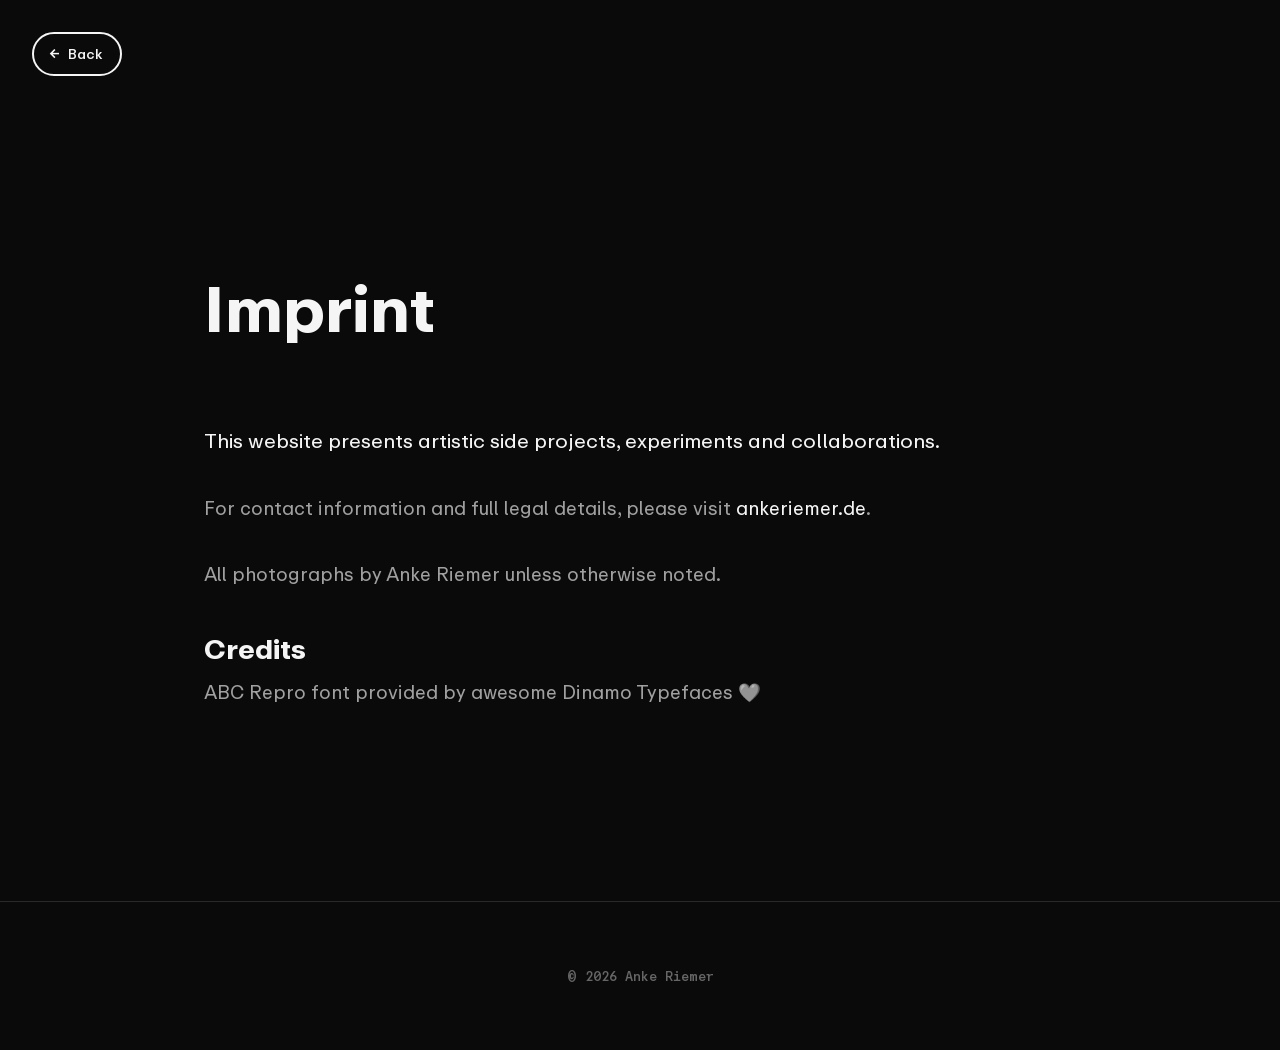
<file: impressum.html>
<!DOCTYPE html>
<html lang="en">
<head>
    <meta charset="UTF-8">
    <meta name="viewport" content="width=device-width, initial-scale=1.0">
    <title>Impressum - Exploring Interactions</title>
    <link rel="icon" type="image/png" sizes="32x32" href="media/favicon-32.png?v=3">
    <link rel="icon" type="image/png" sizes="64x64" href="media/favicon-64.png?v=3">
    <link rel="stylesheet" href="css/style.css">
</head>
<body class="project-page">
    <!-- Back Navigation -->
    <nav class="project-nav">
        <a href="index.html" class="btn-back">
            <span class="back-arrow">&larr;</span>
            <span>Back</span>
        </a>
    </nav>

    <main class="project-detail">
        <article class="project-content">
            <header class="project-header">
                <h1>Imprint</h1>
            </header>

            <div class="project-essay">
                <p>This website presents artistic side projects, experiments and collaborations.</p>
                <p>For contact information and full legal details, please visit <a href="https://ankeriemer.de/" target="_blank" rel="noopener">ankeriemer.de</a>.</p>
                <p>All photographs by Anke Riemer unless otherwise noted.</p>

                <h2 style="margin-top: 2rem;">Credits</h2>
                <p>ABC Repro font provided by awesome Dinamo Typefaces 🩶</p>
            </div>
        </article>
    </main>

    <footer class="footer">
        <p>&copy; <span id="year"></span> Anke Riemer</p>
    </footer>

    <script>
        document.getElementById('year').textContent = new Date().getFullYear();
    </script>
</body>
</html>
</file>
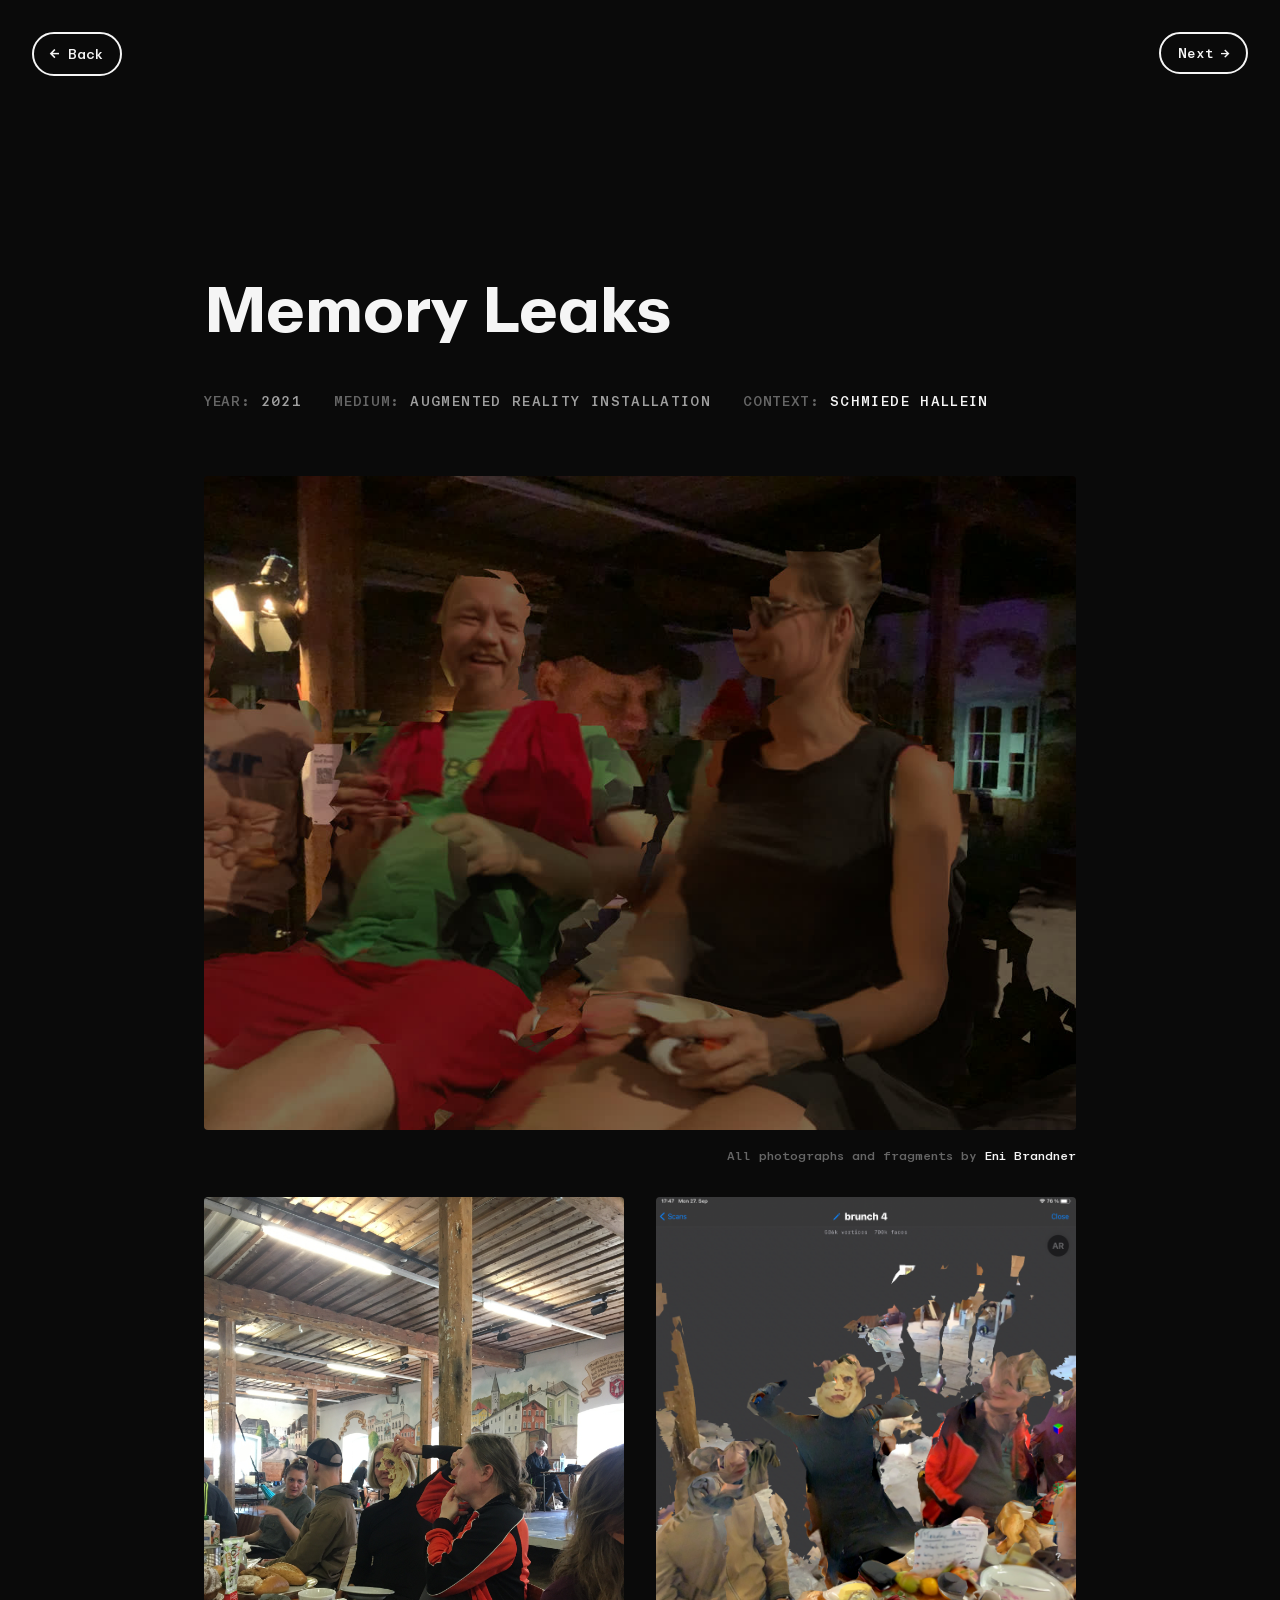
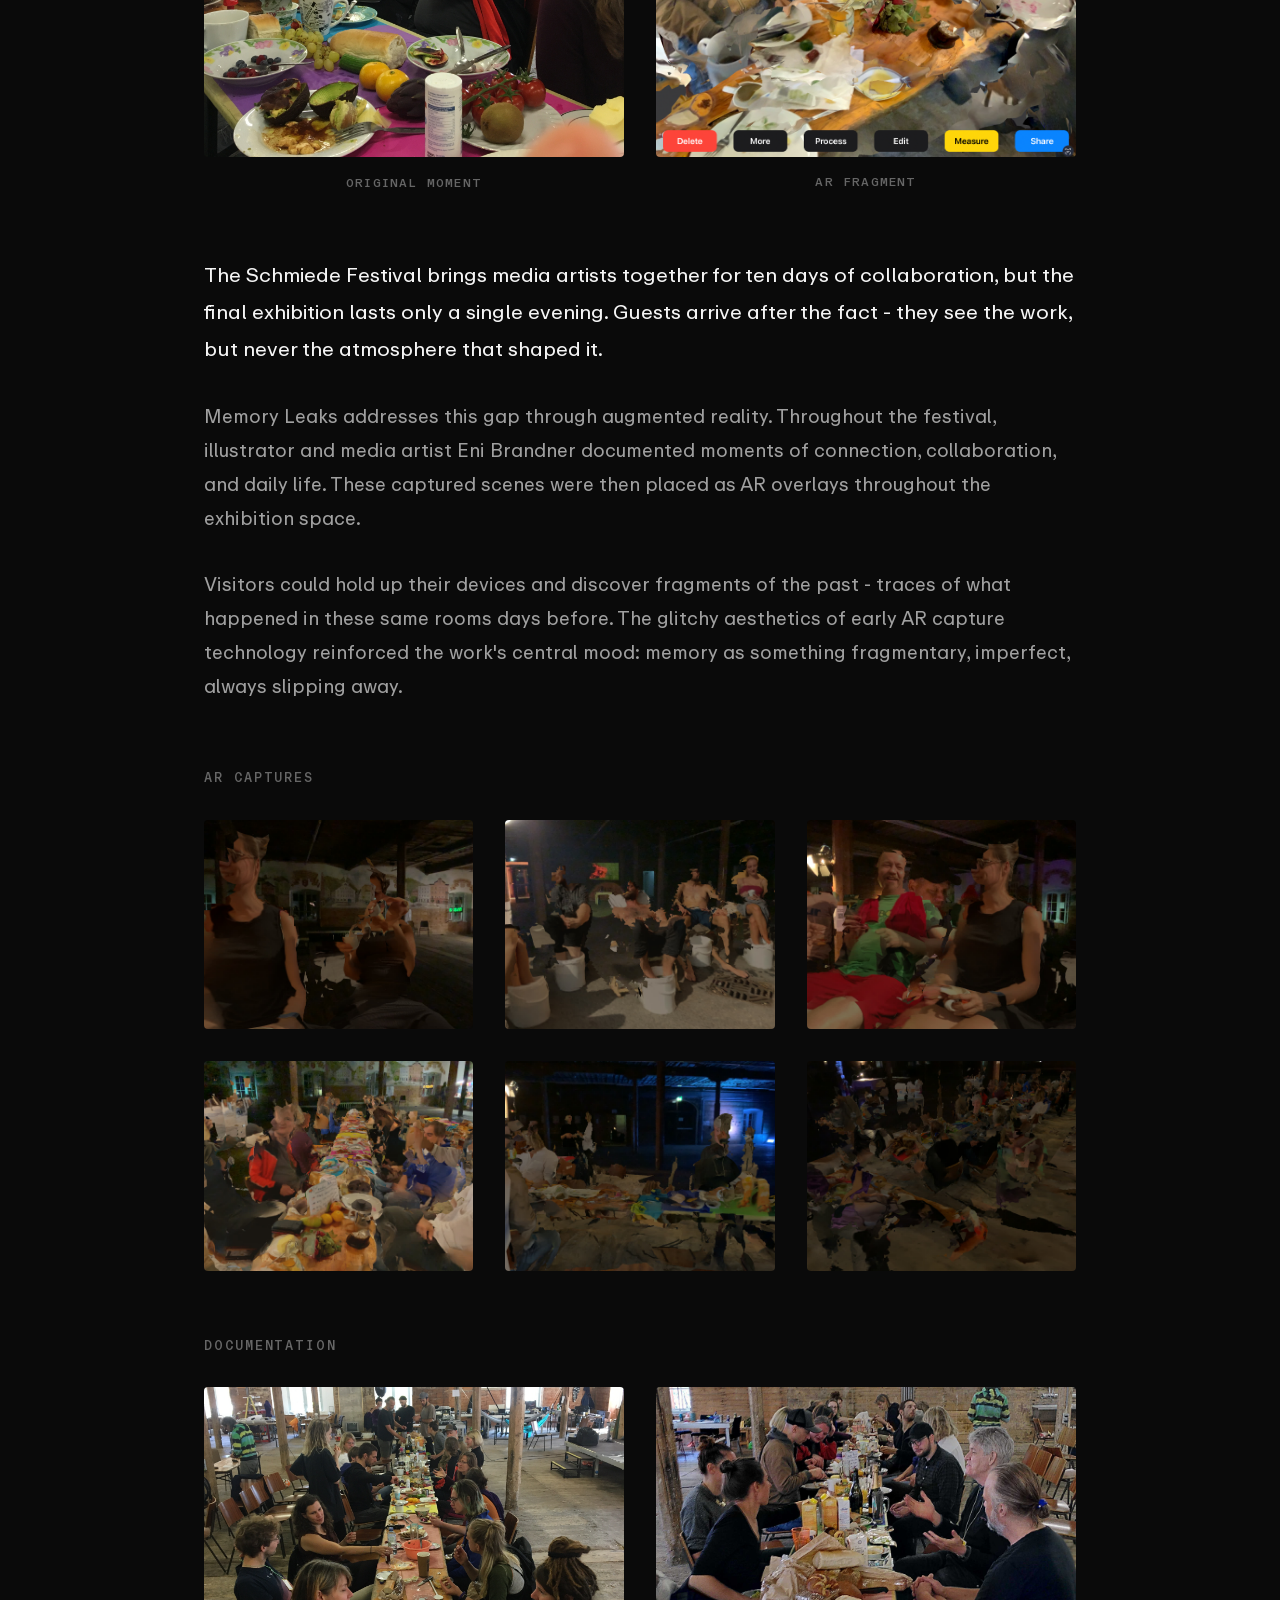
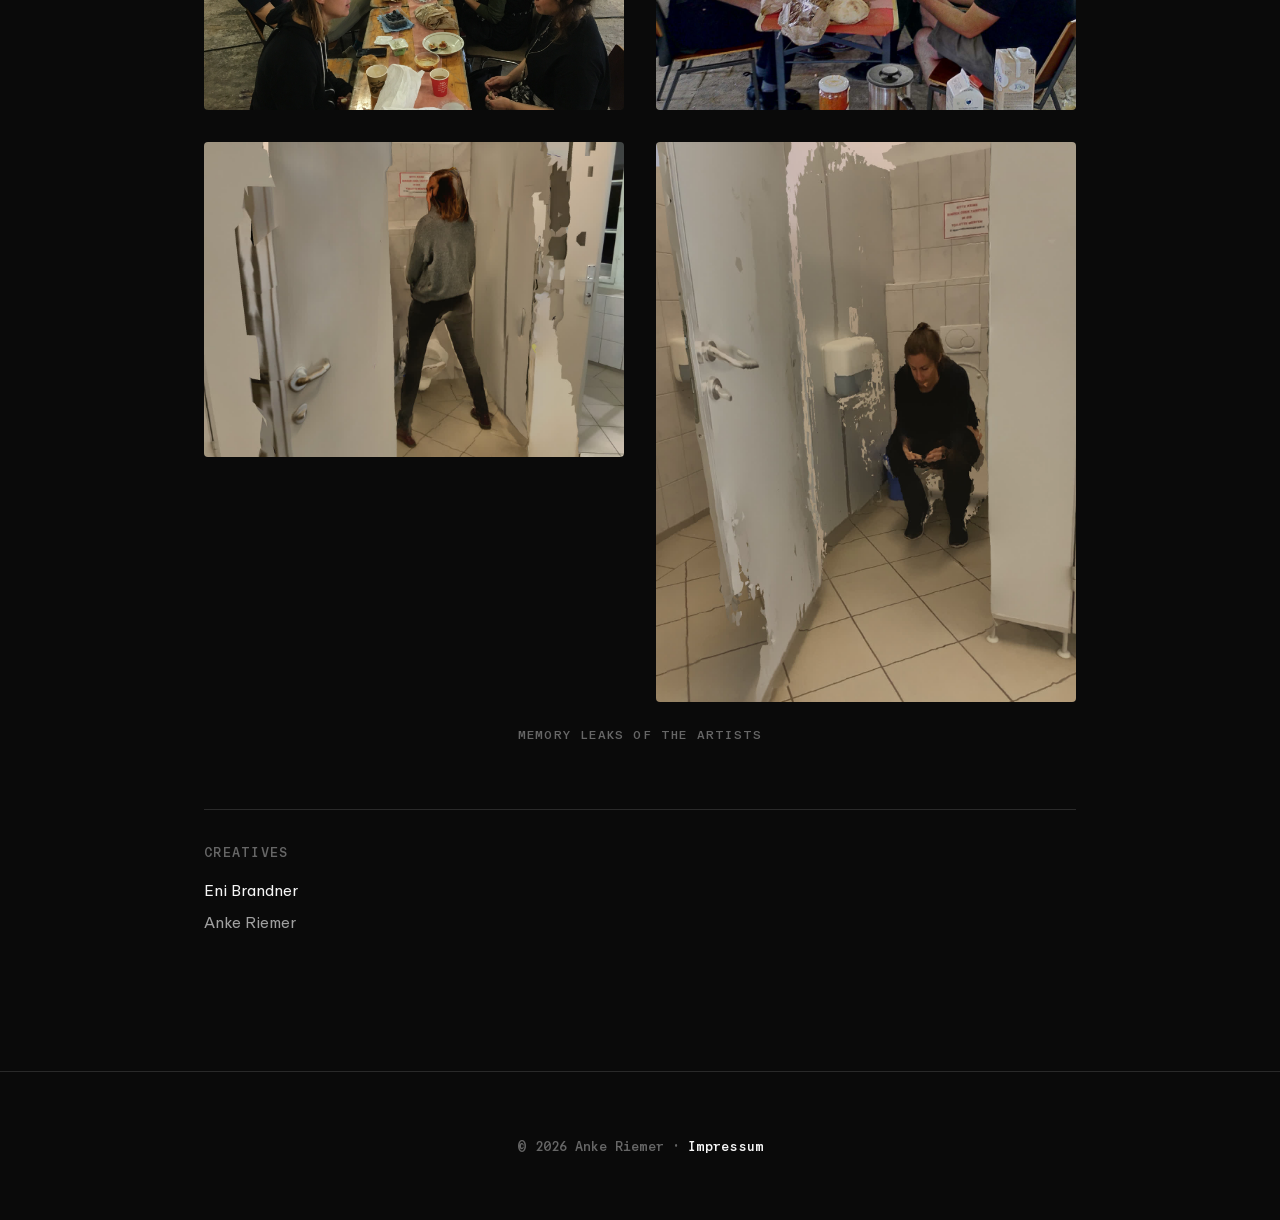
<file: projects/memory-leaks.html>
<!DOCTYPE html>
<html lang="en">
<head>
    <meta charset="UTF-8">
    <meta name="viewport" content="width=device-width, initial-scale=1.0">
    <title>Memory Leaks - Exploring Interactions</title>
    <meta property="og:title" content="Memory Leaks - Exploring Interactions">
    <meta property="og:description" content="AR fragments let guests glimpse traces of the past.">
    <meta property="og:type" content="article">
    <meta property="og:url" content="https://explorations.ankeriemer.de/projects/memory-leaks.html">
    <meta property="og:image" content="https://explorations.ankeriemer.de/media/projects/Memory%20Leaks/IMG_1388.jpg">
    <link rel="icon" type="image/png" sizes="32x32" href="../media/favicon-32.png?v=3">
    <link rel="icon" type="image/png" sizes="64x64" href="../media/favicon-64.png?v=3">
    <link rel="stylesheet" href="../css/style.css">
</head>
<body class="project-page">
    <!-- Back Navigation -->
    <nav class="project-nav">
        <a href="../index.html" class="btn-back">
            <span class="back-arrow">&larr;</span>
            <span>Back</span>
        </a>
    </nav>
    <nav class="project-nav-next">
        <a href="reading-experiment.html" class="btn-next">
            <span>Next</span>
            <span class="next-arrow">&rarr;</span>
        </a>
    </nav>

    <main class="project-detail">
        <article class="project-content">
            <header class="project-header">
                <h1>Memory Leaks</h1>
                <p class="project-meta">
                    <span class="meta-item"><strong>Year:</strong> 2021</span>
                    <span class="meta-item"><strong>Medium:</strong> Augmented Reality Installation</span>
                    <span class="meta-item"><strong>Context:</strong> <a href="https://schmiedehallein.com/" target="_blank" rel="noopener">Schmiede Hallein</a></span>
                </p>
            </header>

            <div class="project-media">
                <figure class="media-hero">
                    <img src="../media/projects/Memory Leaks/IMG_1388.jpg" alt="AR fragment in space">
                    <figcaption class="photo-credit">All photographs and fragments by <a href="http://www.enimation.at/" target="_blank" rel="noopener">Eni Brandner</a></figcaption>
                </figure>

                <!-- Before/After Comparison -->
                <div class="image-pair">
                    <figure>
                        <img src="../media/projects/Memory Leaks/IMG_9450.JPG" alt="Original brunch scene">
                        <figcaption>Original moment</figcaption>
                    </figure>
                    <figure>
                        <img src="../media/projects/Memory Leaks/Bildschirmfoto 2026-01-23 um 17.43.45.png" alt="AR glitchy version">
                        <figcaption>AR fragment</figcaption>
                    </figure>
                </div>
            </div>

            <div class="project-essay">
                <p>The Schmiede Festival brings media artists together for ten days of collaboration, but the final exhibition lasts only a single evening. Guests arrive after the fact - they see the work, but never the atmosphere that shaped it.</p>
                <p>Memory Leaks addresses this gap through augmented reality. Throughout the festival, illustrator and media artist Eni Brandner documented moments of connection, collaboration, and daily life. These captured scenes were then placed as AR overlays throughout the exhibition space.</p>
                <p>Visitors could hold up their devices and discover fragments of the past - traces of what happened in these same rooms days before. The glitchy aesthetics of early AR capture technology reinforced the work's central mood: memory as something fragmentary, imperfect, always slipping away.</p>
            </div>

            <div class="project-media">
                <!-- Additional AR Captures -->
                <h3 class="media-section-title">AR Captures</h3>
                <div class="media-grid media-grid-3">
                    <figure>
                        <img src="../media/projects/Memory Leaks/IMG_1384.jpg" alt="AR capture">
                    </figure>
                    <figure>
                        <img src="../media/projects/Memory Leaks/IMG_1385.jpg" alt="AR capture">
                    </figure>
                    <figure>
                        <img src="../media/projects/Memory Leaks/IMG_1388.jpg" alt="AR capture">
                    </figure>
                    <figure>
                        <img src="../media/projects/Memory Leaks/IMG_1391.jpg" alt="AR capture">
                    </figure>
                    <figure>
                        <img src="../media/projects/Memory Leaks/IMG_1392.jpg" alt="AR capture">
                    </figure>
                    <figure>
                        <img src="../media/projects/Memory Leaks/IMG_1394.jpg" alt="AR capture">
                    </figure>
                </div>

                <!-- Process/Documentation -->
                <h3 class="media-section-title">Documentation</h3>
                <div class="media-grid">
                    <figure>
                        <img src="../media/projects/Memory Leaks/IMG_9449.JPG" alt="Festival atmosphere">
                    </figure>
                    <figure>
                        <img src="../media/projects/Memory Leaks/IMG_20210927_121126.jpg" alt="Process documentation">
                    </figure>
                </div>

                <!-- Memory leaks of the artists -->
                <div class="image-pair">
                    <figure>
                        <img src="../media/projects/Memory Leaks/IMG_1404.jpg" alt="Memory leak of artist">
                    </figure>
                    <figure>
                        <img src="../media/projects/Memory Leaks/IMG_1406.jpg" alt="Memory leak of artist">
                    </figure>
                </div>
                <p class="media-caption">Memory leaks of the artists</p>
            </div>

            <div class="project-credits">
                <h4>Creatives</h4>
                <ul>
                    <li><a href="http://www.enimation.at/" target="_blank" rel="noopener">Eni Brandner</a></li>
                    <li>Anke Riemer</li>
                </ul>
            </div>
        </article>
    </main>

    <footer class="footer">
        <p>&copy; <span id="year"></span> Anke Riemer · <a href="../impressum.html">Impressum</a></p>
    </footer>

    <script>
        document.getElementById('year').textContent = new Date().getFullYear();
    </script>
</body>
</html>
</file>
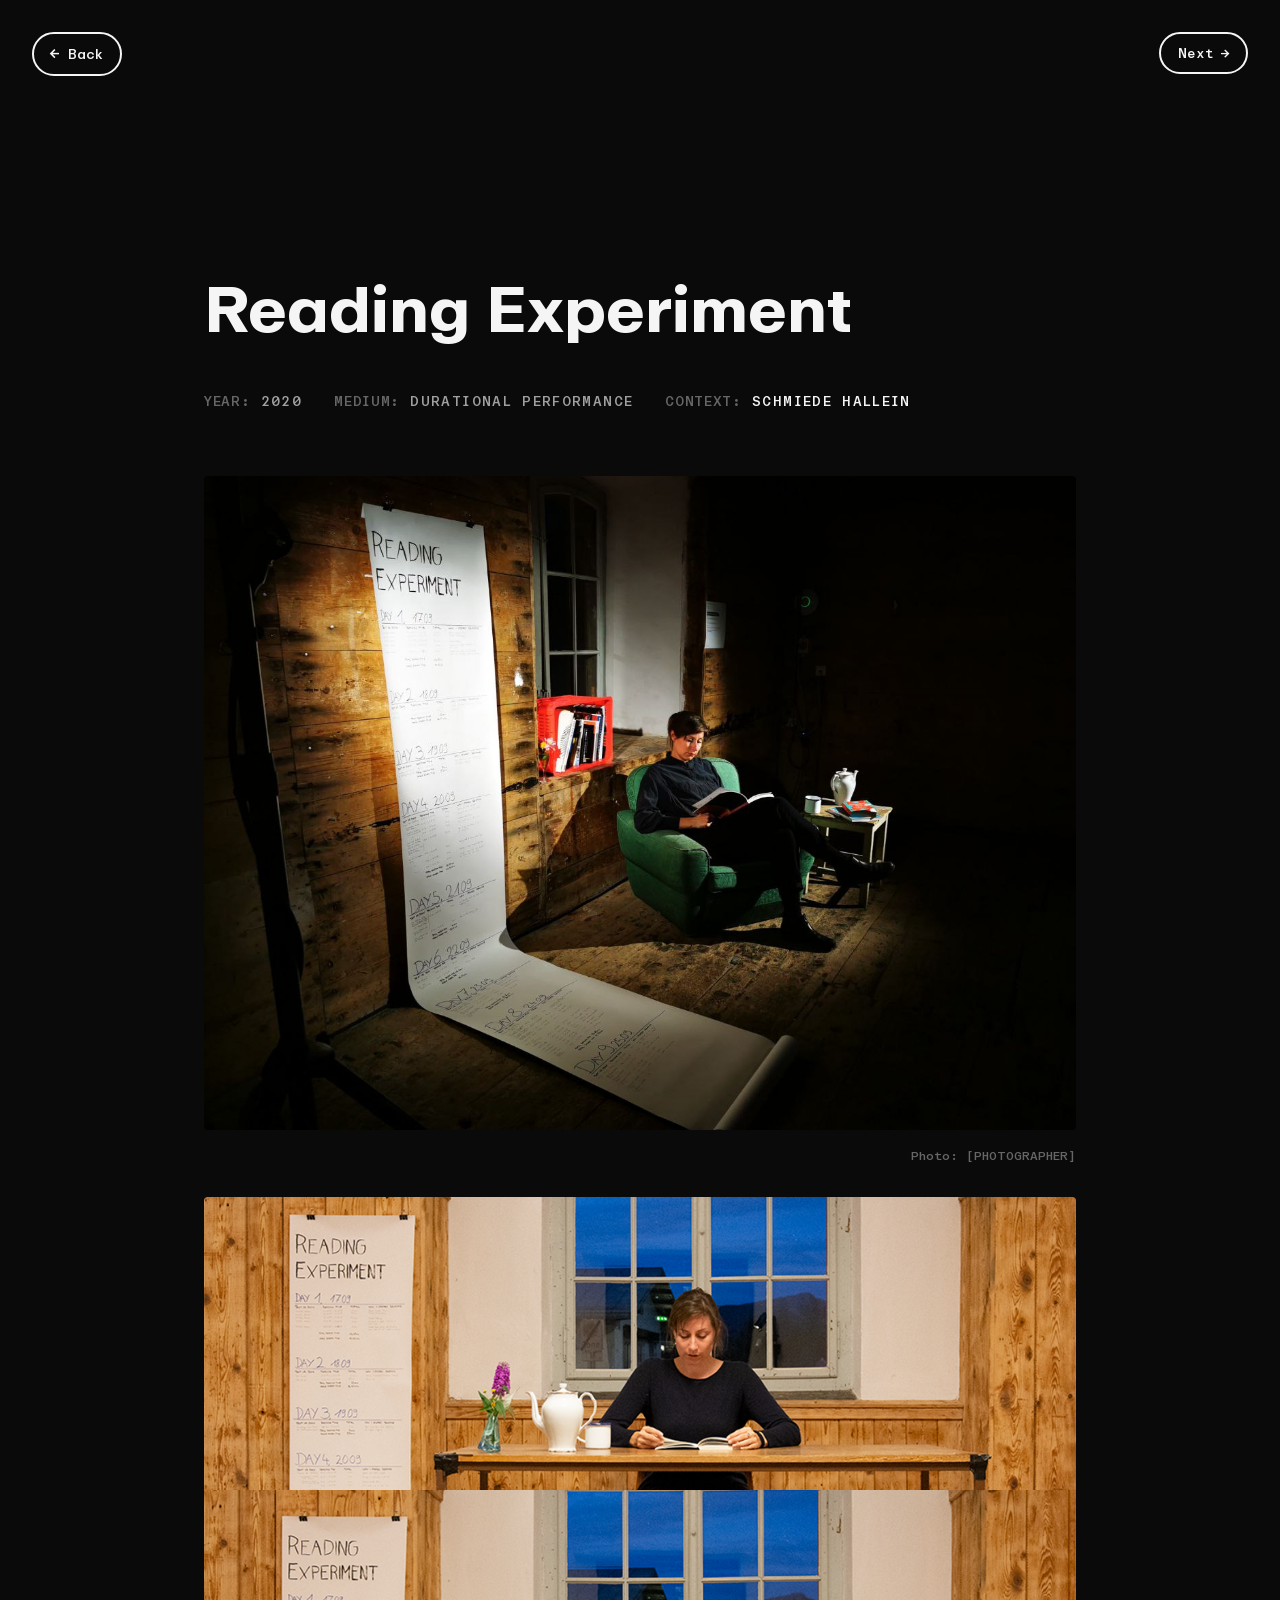
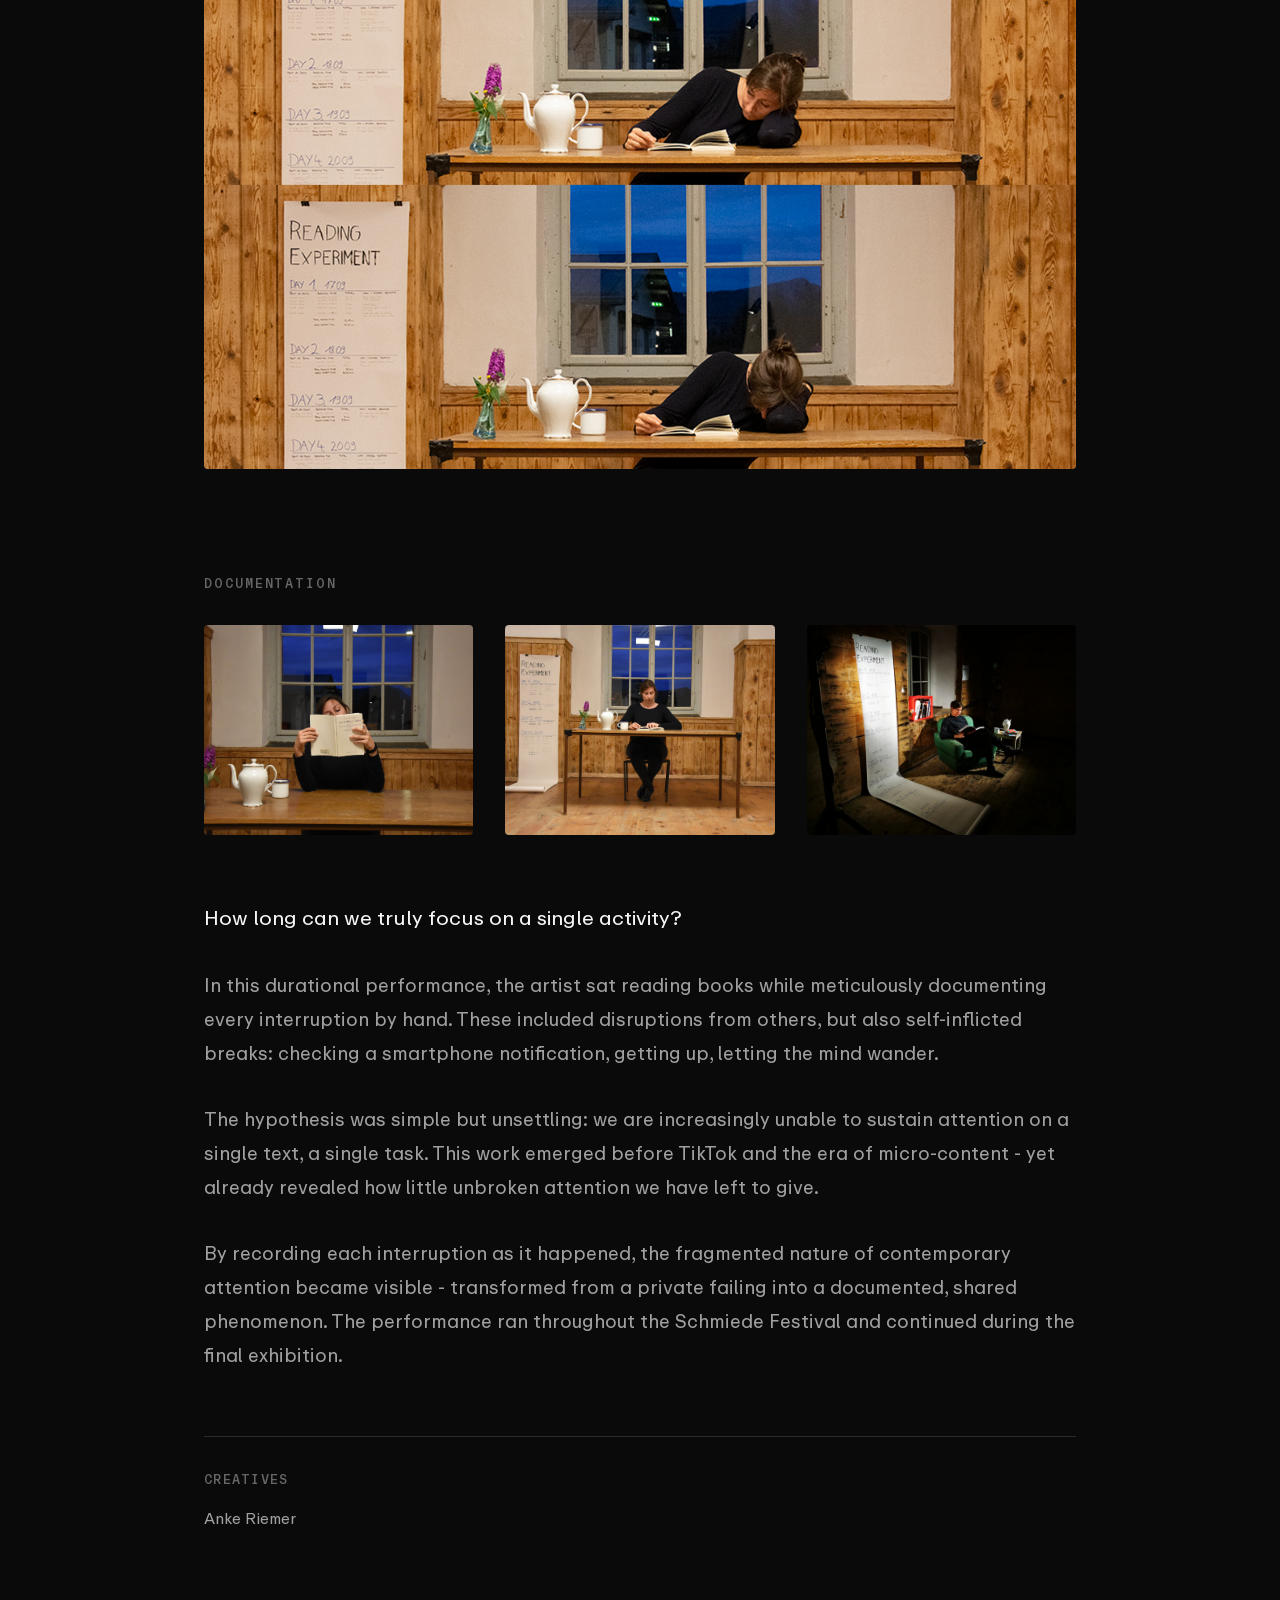
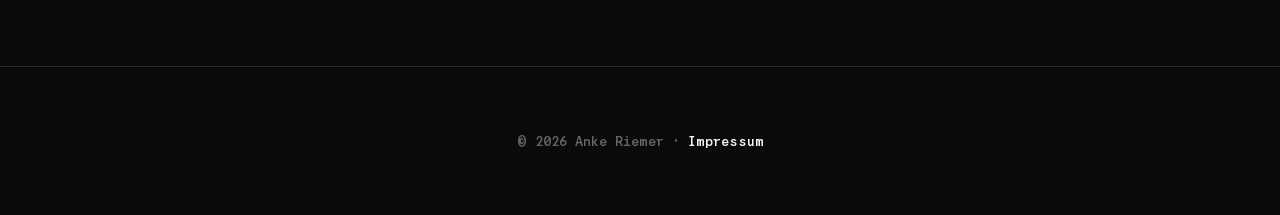
<file: projects/reading-experiment.html>
<!DOCTYPE html>
<html lang="en">
<head>
    <meta charset="UTF-8">
    <meta name="viewport" content="width=device-width, initial-scale=1.0">
    <title>Reading Experiment - Exploring Interactions</title>
    <meta property="og:title" content="Reading Experiment - Exploring Interactions">
    <meta property="og:description" content="Documenting every interruption while reading.">
    <meta property="og:type" content="article">
    <meta property="og:url" content="https://explorations.ankeriemer.de/projects/reading-experiment.html">
    <meta property="og:image" content="https://explorations.ankeriemer.de/media/projects/Reading%20Experiment/2020-09-28%2010.10.11.jpg">
    <link rel="icon" type="image/png" sizes="32x32" href="../media/favicon-32.png?v=3">
    <link rel="icon" type="image/png" sizes="64x64" href="../media/favicon-64.png?v=3">
    <link rel="stylesheet" href="../css/style.css">
</head>
<body class="project-page">
    <!-- Back Navigation -->
    <nav class="project-nav">
        <a href="../index.html" class="btn-back">
            <span class="back-arrow">&larr;</span>
            <span>Back</span>
        </a>
    </nav>
    <nav class="project-nav-next">
        <a href="dance-the-beat.html" class="btn-next">
            <span>Next</span>
            <span class="next-arrow">&rarr;</span>
        </a>
    </nav>

    <main class="project-detail">
        <article class="project-content">
            <header class="project-header">
                <h1>Reading Experiment</h1>
                <p class="project-meta">
                    <span class="meta-item"><strong>Year:</strong> 2020</span>
                    <span class="meta-item"><strong>Medium:</strong> Durational Performance</span>
                    <span class="meta-item"><strong>Context:</strong> <a href="https://schmiedehallein.com/" target="_blank" rel="noopener">Schmiede Hallein</a></span>
                </p>
            </header>

            <div class="project-media">
                <figure class="media-hero">
                    <img src="../media/projects/Reading Experiment/2020-09-28 10.10.11.jpg" alt="Artist reading at desk">
                    <figcaption class="photo-credit">Photo: [PHOTOGRAPHER]</figcaption>
                </figure>

                <figure class="media-sequence">
                    <img src="../media/projects/Reading Experiment/Reading_Sequenz_1080x1080.png" alt="Time-lapse sequence">
                </figure>

                <!-- Process/Documentation -->
                <h3 class="media-section-title">Documentation</h3>
                <div class="media-grid media-grid-3">
                    <figure>
                        <img src="../media/projects/Reading Experiment/DSC_5089.JPG" alt="Performance detail">
                    </figure>
                    <figure>
                        <img src="../media/projects/Reading Experiment/DSC_5092.JPG" alt="Performance view">
                    </figure>
                    <figure>
                        <img src="../media/projects/Reading Experiment/2020-09-28 10.10.11.jpg" alt="Process documentation">
                    </figure>
                </div>
            </div>

            <div class="project-essay">
                <p>How long can we truly focus on a single activity?</p>
                <p>In this durational performance, the artist sat reading books while meticulously documenting every interruption by hand. These included disruptions from others, but also self-inflicted breaks: checking a smartphone notification, getting up, letting the mind wander.</p>
                <p>The hypothesis was simple but unsettling: we are increasingly unable to sustain attention on a single text, a single task. This work emerged before TikTok and the era of micro-content - yet already revealed how little unbroken attention we have left to give.</p>
                <p>By recording each interruption as it happened, the fragmented nature of contemporary attention became visible - transformed from a private failing into a documented, shared phenomenon. The performance ran throughout the Schmiede Festival and continued during the final exhibition.</p>
            </div>

            <div class="project-credits">
                <h4>Creatives</h4>
                <ul>
                    <li>Anke Riemer</li>
                </ul>
            </div>
        </article>
    </main>

    <footer class="footer">
        <p>&copy; <span id="year"></span> Anke Riemer · <a href="../impressum.html">Impressum</a></p>
    </footer>

    <script>
        document.getElementById('year').textContent = new Date().getFullYear();
    </script>
</body>
</html>
</file>
<file: css/style.css>
/* ========================================
   PORTFOLIO - Exploring Interactions
   Bold & experimental media art portfolio
   ======================================== */

/* ========================================
   ABC REPRO VARIABLE FONTS
   ======================================== */
@font-face {
    font-family: 'ABC Repro';
    src: url('../ABC Repro/ABC Repro Variable/ABCReproVariable-Trial.woff2') format('woff2'),
         url('../ABC Repro/ABC Repro Variable/ABCReproVariable-Trial.woff') format('woff');
    font-weight: 200 900;
    font-display: swap;
}

@font-face {
    font-family: 'ABC Repro Mono';
    src: url('../ABC Repro/ABC Repro Mono Variable/ABCReproMonoVariable-Trial.woff2') format('woff2'),
         url('../ABC Repro/ABC Repro Mono Variable/ABCReproMonoVariable-Trial.woff') format('woff');
    font-weight: 200 900;
    font-display: swap;
}

/* CSS Variables */
:root {
    /* Colors - Dark base with electric accent */
    --bg-primary: #0a0a0a;
    --bg-secondary: #141414;
    --bg-tertiary: #1a1a1a;
    --text-primary: #f5f5f5;
    --text-secondary: #a0a0a0;
    --text-muted: #666666;
    --accent: #5A4C9C;
    --accent-dim: #4a3e82;
    --border: #2a2a2a;

    /* Typography - ABC Repro Variable */
    --font-display: 'ABC Repro', sans-serif;
    --font-mono: 'ABC Repro Mono', monospace;

    /* Variable font weights */
    --weight-light: 300;
    --weight-regular: 400;
    --weight-medium: 500;
    --weight-bold: 700;
    --weight-black: 900;

    /* Spacing */
    --space-xs: 0.5rem;
    --space-sm: 1rem;
    --space-md: 2rem;
    --space-lg: 4rem;
    --space-xl: 8rem;

    /* Transitions */
    --transition-fast: 150ms ease;
    --transition-medium: 300ms ease;
    --transition-slow: 500ms cubic-bezier(0.4, 0, 0.2, 1);
}

/* Reset & Base */
*, *::before, *::after {
    margin: 0;
    padding: 0;
    box-sizing: border-box;
}

html {
    scroll-behavior: smooth;
    font-size: 16px;
}

body {
    font-family: var(--font-display);
    background-color: var(--bg-primary);
    color: var(--text-primary);
    line-height: 1.6;
    -webkit-font-smoothing: antialiased;
    -moz-osx-font-smoothing: grayscale;
}

/* Selection */
::selection {
    background: var(--accent);
    color: var(--bg-primary);
}

/* Links */
a {
    color: var(--text-primary);
    text-decoration: none;
    transition: color var(--transition-fast);
}

a:hover {
    color: var(--accent);
}

/* ========================================
   NAVIGATION
   ======================================== */
.nav {
    position: fixed;
    top: 0;
    right: 0;
    z-index: 100;
    padding: var(--space-md);
    display: flex;
    gap: var(--space-md);
    mix-blend-mode: difference;
}

.nav a {
    font-family: var(--font-mono);
    font-size: 0.85rem;
    text-transform: uppercase;
    letter-spacing: 0.1em;
    color: var(--text-primary);
    font-weight: var(--weight-regular);
    transition: color var(--transition-fast), font-weight 0.15s ease;
}

.nav a:hover {
    color: var(--accent);
    font-weight: var(--weight-bold);
}

/* ========================================
   HERO SECTION
   ======================================== */
.hero {
    min-height: 100vh;
    display: flex;
    flex-direction: column;
    justify-content: center;
    align-items: center;
    position: relative;
    padding: var(--space-lg);
}

.hero-content {
    text-align: center;
    max-width: 900px;
}

.alias {
    font-size: clamp(3rem, 12vw, 10rem);
    font-weight: var(--weight-black);
    letter-spacing: -0.03em;
    line-height: 0.9;
    margin-bottom: var(--space-md);
    color: var(--text-primary);
    /* Weight controlled smoothly by JS */
}

/* Scroll indicator */
.scroll-indicator {
    position: absolute;
    bottom: var(--space-lg);
    left: 50%;
    transform: translateX(-50%);
    display: flex;
    flex-direction: column;
    align-items: center;
    gap: var(--space-sm);
}

.scroll-indicator span {
    font-family: var(--font-mono);
    font-size: 0.75rem;
    text-transform: uppercase;
    letter-spacing: 0.2em;
    color: var(--text-muted);
}

.scroll-line {
    width: 1px;
    height: 60px;
    background: linear-gradient(to bottom, var(--text-muted), transparent);
}

@keyframes pulse {
    0%, 100% { opacity: 1; }
    50% { opacity: 0.5; }
}

/* ========================================
   PROJECTS SECTION
   ======================================== */
.projects {
    padding: var(--space-xl) var(--space-lg);
    min-height: 100vh;
}

.section-title {
    font-family: var(--font-mono);
    font-size: 0.85rem;
    font-weight: 400;
    text-transform: uppercase;
    letter-spacing: 0.2em;
    color: var(--text-muted);
    margin-bottom: var(--space-lg);
}

.projects-grid {
    display: grid;
    grid-template-columns: repeat(auto-fit, minmax(350px, 1fr));
    gap: var(--space-md);
    max-width: 1600px;
    margin: 0 auto;
}

/* Individual Project */
.project {
    position: relative;
}

.project-preview {
    position: relative;
    aspect-ratio: 16 / 10;
    overflow: hidden;
    cursor: pointer;
    background: var(--bg-secondary);
    border-radius: 4px;
}

.project-static,
.project-animated {
    position: absolute;
    top: 0;
    left: 0;
    width: 100%;
    height: 100%;
    object-fit: cover;
    transition: opacity var(--transition-medium);
}

.project-animated {
    opacity: 0;
}

/* Schlagende Komplimente - adjust image position */
[data-project="schlagende-komplimente"] .project-static {
    object-position: center calc(50% + 15px);
}

/* Desktop hover - show animated */
@media (hover: hover) {
    .project-preview:hover .project-static {
        opacity: 0;
    }

    .project-preview:hover .project-animated {
        opacity: 1;
    }
}

/* Project overlay */
.project-overlay {
    position: absolute;
    bottom: 0;
    left: 0;
    right: 0;
    padding: var(--space-md);
    background: linear-gradient(to top, rgba(0, 0, 0, 0.9) 0%, transparent 100%);
    transform: translateY(20px);
    opacity: 0;
    transition: all var(--transition-medium);
}

.project-preview:hover .project-overlay {
    transform: translateY(0);
    opacity: 1;
}

.project-title {
    font-size: 1.25rem;
    font-weight: var(--weight-medium);
    margin-bottom: var(--space-xs);
    transition: font-weight 0.2s ease;
}

.project-preview:hover .project-title {
    font-weight: var(--weight-bold);
}

.project-preview:active .project-title {
    font-weight: var(--weight-black);
}

.project-brief {
    font-size: 0.9rem;
    color: var(--text-secondary);
}

/* ========================================
   PROJECT EXPANDED VIEW
   ======================================== */
.project-expanded {
    display: none;
    position: fixed;
    top: 0;
    left: 0;
    right: 0;
    bottom: 0;
    z-index: 200;
    background: var(--bg-primary);
    overflow-y: auto;
    padding: var(--space-lg);
    animation: fadeIn var(--transition-medium) ease-out;
}

.project-expanded.active {
    display: block;
}

@keyframes fadeIn {
    from {
        opacity: 0;
        transform: translateY(20px);
    }
    to {
        opacity: 1;
        transform: translateY(0);
    }
}

/* ========================================
   PILL-STYLE BUTTONS
   ======================================== */
.btn-pill {
    display: inline-block;
    padding: 0.75em 1.5em;
    background: transparent;
    border: 1px solid var(--text-primary);
    border-radius: 100px;
    font-family: var(--font-mono);
    font-size: 0.85rem;
    font-weight: var(--weight-regular);
    color: var(--text-primary);
    cursor: pointer;
    transition: all 0.2s ease, font-weight 0.15s ease;
}

.btn-pill:hover {
    background: var(--accent);
    border-color: var(--accent);
    color: var(--bg-primary);
    font-weight: var(--weight-bold);
    font-style: italic;
}

.close-btn {
    position: fixed;
    top: var(--space-md);
    right: var(--space-md);
    width: 50px;
    height: 50px;
    background: var(--bg-secondary);
    border: 1px solid var(--border);
    border-radius: 100px;
    color: var(--text-primary);
    font-family: var(--font-display);
    font-size: 1.5rem;
    font-weight: var(--weight-regular);
    cursor: pointer;
    display: flex;
    align-items: center;
    justify-content: center;
    transition: all var(--transition-fast), font-weight 0.15s ease;
    z-index: 210;
}

.close-btn:hover {
    background: var(--accent);
    color: var(--bg-primary);
    border-color: var(--accent);
    font-weight: var(--weight-bold);
}

.project-content {
    max-width: 900px;
    margin: 0 auto;
    padding-top: var(--space-lg);
}

.project-header {
    margin-bottom: var(--space-lg);
}

.project-header h3 {
    font-size: clamp(2rem, 5vw, 3.5rem);
    font-weight: 700;
    margin-bottom: var(--space-sm);
}

.project-meta {
    font-family: var(--font-mono);
    font-size: 0.85rem;
    color: var(--text-muted);
    text-transform: uppercase;
    letter-spacing: 0.1em;
}

.project-media {
    margin-bottom: var(--space-lg);
}

.project-media figure {
    margin-bottom: var(--space-md);
}

.project-media img {
    width: 100%;
    height: auto;
    border-radius: 4px;
}

.video-embed {
    position: relative;
    padding-bottom: 56.25%; /* 16:9 */
    height: 0;
    overflow: hidden;
    border-radius: 4px;
    margin-bottom: var(--space-md);
}

.video-embed iframe {
    position: absolute;
    top: 0;
    left: 0;
    width: 100%;
    height: 100%;
}

.project-essay {
    font-size: 1.1rem;
    line-height: 1.8;
}

.project-essay p {
    margin-bottom: var(--space-md);
    color: var(--text-secondary);
}

.project-essay p:first-child {
    color: var(--text-primary);
}

/* ========================================
   ABOUT SECTION
   ======================================== */
.about {
    padding: var(--space-xl) var(--space-lg);
    min-height: 60vh;
    display: flex;
    align-items: center;
    border-top: 1px solid var(--border);
}

.about-content {
    max-width: 800px;
    margin: 0 auto;
}

.about-text p {
    font-size: clamp(1.1rem, 2vw, 1.4rem);
    line-height: 1.8;
    color: var(--text-secondary);
    margin-bottom: var(--space-md);
}

.about-text p:first-child {
    color: var(--text-primary);
}

/* ========================================
   CONTACT SECTION
   ======================================== */
.contact {
    padding: var(--space-xl) var(--space-lg);
    min-height: 40vh;
    display: flex;
    align-items: center;
    border-top: 1px solid var(--border);
}

.contact-content {
    max-width: 800px;
    margin: 0 auto;
    text-align: center;
}

.contact-links {
    display: flex;
    flex-direction: column;
    gap: var(--space-sm);
    align-items: center;
}

.contact-link {
    font-family: var(--font-mono);
    font-size: clamp(1rem, 3vw, 1.5rem);
    color: var(--text-primary);
    padding: 0.75em 1.5em;
    border: 2px solid var(--text-primary);
    border-radius: 100px;
    font-weight: var(--weight-regular);
    transition: all 0.2s ease, font-weight 0.15s ease;
}

.contact-link:hover {
    background: var(--text-primary);
    border-color: var(--text-primary);
    color: var(--bg-primary);
    font-weight: var(--weight-bold);
}

/* ========================================
   FOOTER
   ======================================== */
.footer {
    padding: var(--space-lg);
    text-align: center;
    border-top: 1px solid var(--border);
}

.footer p {
    font-family: var(--font-mono);
    font-size: 0.8rem;
    color: var(--text-muted);
}

/* ========================================
   MOBILE STYLES
   ======================================== */
@media (max-width: 768px) {
    .nav {
        padding: var(--space-sm);
        gap: var(--space-sm);
    }

    .hero {
        padding: var(--space-md);
    }

    .projects {
        padding: var(--space-lg) var(--space-sm);
    }

    .projects-grid {
        grid-template-columns: 1fr;
        gap: var(--space-sm);
    }

    /* On mobile, always show overlay */
    .project-overlay {
        transform: translateY(0);
        opacity: 1;
    }

    .project-expanded {
        padding: var(--space-sm);
    }

    .project-content {
        padding-top: var(--space-xl);
    }

    .about,
    .contact {
        padding: var(--space-lg) var(--space-sm);
    }
}

/* ========================================
   MOBILE AUTO-PLAY (visibility-based)
   ======================================== */
@media (hover: none) {
    .project.is-visible .project-static {
        opacity: 0;
    }

    .project.is-visible .project-animated {
        opacity: 1;
    }
}

/* ========================================
   PROJECT CREDITS
   ======================================== */
.project-credits {
    margin-top: var(--space-lg);
    padding-top: var(--space-md);
    border-top: 1px solid var(--border);
}

.project-credits h4 {
    font-family: var(--font-mono);
    font-size: 0.8rem;
    font-weight: 400;
    text-transform: uppercase;
    letter-spacing: 0.1em;
    color: var(--text-muted);
    margin-bottom: var(--space-sm);
}

.project-credits ul {
    list-style: none;
}

.project-credits li {
    font-size: 0.95rem;
    color: var(--text-secondary);
    margin-bottom: var(--space-xs);
}

/* Credits grid for multiple columns */
.project-credits-grid {
    display: grid;
    grid-template-columns: repeat(auto-fit, minmax(200px, 1fr));
    gap: var(--space-lg);
    margin-top: var(--space-lg);
    padding-top: var(--space-md);
    border-top: 1px solid var(--border);
}

.project-credits-grid .project-credits {
    margin-top: 0;
    padding-top: 0;
    border-top: none;
}

/* Project note styling */
.project-note {
    font-size: 0.95rem;
    color: var(--text-secondary);
    margin: var(--space-md) 0;
    padding: var(--space-md);
    background: var(--bg-secondary);
    border-radius: 4px;
    border-left: 3px solid var(--accent);
}

.project-note a {
    color: var(--accent);
    text-decoration: underline;
    text-underline-offset: 3px;
}

.project-note a:hover {
    color: var(--text-primary);
}

/* ========================================
   IMAGE PAIRS (for before/after comparisons)
   ======================================== */
.image-pair {
    display: grid;
    grid-template-columns: 1fr 1fr;
    gap: var(--space-md);
    margin-bottom: var(--space-md);
}

.image-pair figure {
    margin: 0;
}

.image-pair figcaption {
    font-family: var(--font-mono);
    font-size: 0.75rem;
    color: var(--text-muted);
    text-align: center;
    margin-top: var(--space-xs);
    text-transform: uppercase;
    letter-spacing: 0.1em;
}

@media (max-width: 600px) {
    .image-pair {
        grid-template-columns: 1fr;
    }
}

/* Centered caption for image pairs/grids */
.media-caption {
    font-family: var(--font-mono);
    font-size: 0.75rem;
    color: var(--text-muted);
    text-align: center;
    text-transform: uppercase;
    letter-spacing: 0.1em;
    margin-top: calc(-1 * var(--space-sm));
    margin-bottom: var(--space-lg);
}

/* ========================================
   VIDEO STYLING
   ======================================== */
.project-video {
    width: 100%;
    border-radius: 4px;
    margin-bottom: var(--space-md);
}

.project-video-thumb {
    width: 100%;
    height: 100%;
    object-fit: cover;
}

/* ========================================
   ANIMATED PROJECT PREVIEW (GIF)
   ======================================== */
.project-preview img.project-animated {
    position: absolute;
    top: 0;
    left: 0;
    width: 100%;
    height: 100%;
    object-fit: cover;
    opacity: 0;
    transition: opacity var(--transition-medium);
}

@media (hover: hover) {
    .project-preview:hover img.project-animated {
        opacity: 1;
    }
}

@media (hover: none) {
    .project.is-visible img.project-animated {
        opacity: 1;
    }
}

/* ========================================
   PROJECT DETAIL PAGES
   ======================================== */
.project-page {
    min-height: 100vh;
}

.project-nav {
    position: fixed;
    top: 0;
    left: 0;
    z-index: 100;
    padding: var(--space-md);
}

.btn-back,
.btn-next {
    display: inline-flex;
    align-items: center;
    gap: var(--space-xs);
    padding: 0.6em 1.2em;
    background: transparent;
    border: 2px solid var(--text-primary);
    border-radius: 100px;
    font-family: var(--font-mono);
    font-size: 0.85rem;
    font-weight: var(--weight-regular);
    color: var(--text-primary);
    text-decoration: none;
    transition: all 0.2s ease, font-weight 0.15s ease;
}

.btn-back:hover,
.btn-next:hover {
    background: var(--text-primary);
    border-color: var(--text-primary);
    color: var(--bg-primary);
    font-weight: var(--weight-bold);
}

.project-nav-next {
    position: fixed;
    top: 0;
    right: 0;
    z-index: 100;
    padding: var(--space-md);
}

.back-arrow {
    font-size: 1.1em;
}

.project-detail {
    padding: calc(var(--space-xl) + var(--space-lg)) var(--space-lg) var(--space-xl);
    max-width: 1000px;
    margin: 0 auto;
}

.project-detail .project-header {
    margin-bottom: var(--space-lg);
}

.project-detail .project-header h1 {
    font-size: clamp(2.5rem, 6vw, 4rem);
    font-weight: var(--weight-bold);
    margin-bottom: var(--space-md);
    transition: font-weight 0.3s ease;
}

.project-detail .project-header h1:hover {
    font-weight: var(--weight-black);
}

.project-detail .project-meta {
    display: flex;
    flex-wrap: wrap;
    gap: var(--space-md);
    font-family: var(--font-mono);
    font-size: 0.85rem;
    color: var(--text-secondary);
}

.meta-item {
    display: inline-block;
}

.meta-item strong {
    color: var(--text-muted);
    font-weight: var(--weight-regular);
    text-transform: uppercase;
    letter-spacing: 0.05em;
}

/* Project Media */
.project-detail .project-media {
    margin-bottom: var(--space-lg);
}

.media-hero {
    margin-bottom: var(--space-md);
}

.media-hero img,
.media-hero-video {
    width: 100%;
    border-radius: 4px;
}

/* Photo credits */
.photo-credit {
    font-family: var(--font-mono);
    font-size: 0.75rem;
    color: var(--text-muted);
    margin-top: var(--space-xs);
    text-align: right;
}

.media-sequence img {
    width: 100%;
    border-radius: 4px;
    margin-bottom: var(--space-md);
}

.media-gif img {
    width: 100%;
    border-radius: 4px;
    margin-bottom: var(--space-md);
}

.media-section-title {
    font-family: var(--font-mono);
    font-size: 0.8rem;
    font-weight: var(--weight-regular);
    text-transform: uppercase;
    letter-spacing: 0.15em;
    color: var(--text-muted);
    margin: var(--space-lg) 0 var(--space-md);
}

.media-grid {
    display: grid;
    grid-template-columns: repeat(2, 1fr);
    gap: var(--space-md);
    margin-bottom: var(--space-md);
}

.media-grid-3 {
    grid-template-columns: repeat(3, 1fr);
}

.media-grid figure {
    margin: 0;
}

.media-grid img {
    width: 100%;
    height: 100%;
    object-fit: cover;
    border-radius: 4px;
    aspect-ratio: 4/3;
}

/* Project Essay on detail page */
.project-detail .project-essay {
    font-size: 1.15rem;
    line-height: 1.85;
    margin-bottom: var(--space-lg);
}

.project-detail .project-essay p {
    margin-bottom: var(--space-md);
    color: var(--text-secondary);
}

.project-detail .project-essay p:first-child {
    color: var(--text-primary);
    font-size: 1.25rem;
}

/* Mobile adjustments for project pages */
@media (max-width: 768px) {
    .project-detail {
        padding: calc(var(--space-lg) + var(--space-xl)) var(--space-sm) var(--space-lg);
    }

    .media-grid {
        grid-template-columns: 1fr;
    }

    .media-grid-3 {
        grid-template-columns: repeat(2, 1fr);
    }

    .project-detail .project-meta {
        flex-direction: column;
        gap: var(--space-xs);
    }
}

@media (max-width: 480px) {
    .media-grid-3 {
        grid-template-columns: 1fr;
    }
}

/* ========================================
   PROJECT LINK STYLING
   ======================================== */
.project-link {
    display: block;
    text-decoration: none;
    color: inherit;
}

.project-link:hover {
    color: inherit;
}
</file>
